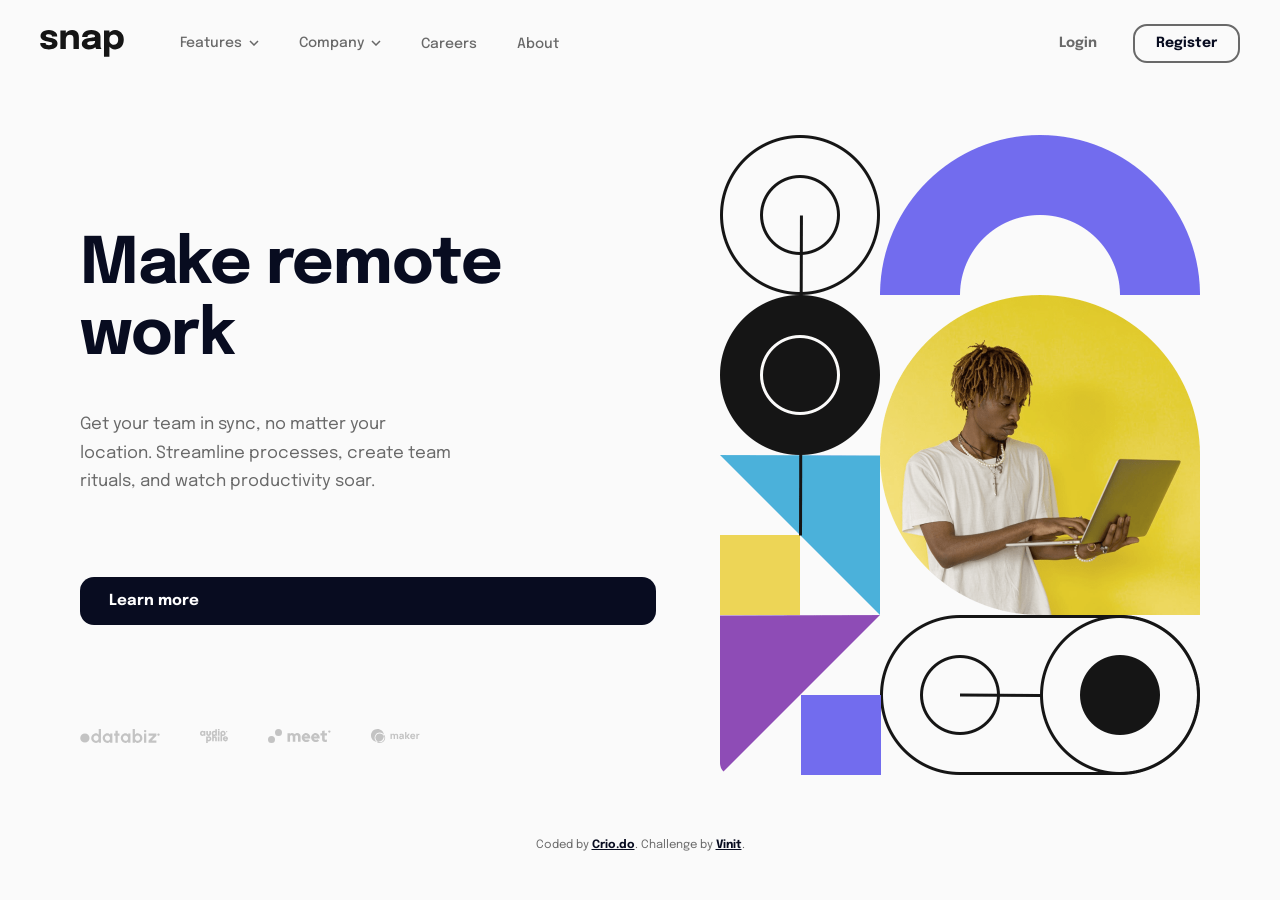
<file: index.html>
<!DOCTYPE html>
<html lang="en">
<head>
  <meta charset="UTF-8" />
  <meta name="viewport" content="width=device-width, initial-scale=1.0" />
  <title>Snap – Make remote work</title>
  <link rel="preconnect" href="https://fonts.googleapis.com" />
  <link rel="preconnect" href="https://fonts.gstatic.com" crossorigin />
  <link href="https://fonts.googleapis.com/css2?family=Epilogue:wght@400;500;700&display=swap" rel="stylesheet" />
  <link rel="stylesheet" href="./styles.css" />
</head>
<body>

  <!-- Overlay for mobile menu -->
  <div class="overlay" id="overlay"></div>

  <!-- HEADER -->
  <header>
    <!-- Logo -->
    <img src="./assets/images/logo.svg" alt="snap's logo" class="logo" />

    <!-- Mobile open-menu toggle -->
    <button class="menu-toggle" id="openMenuBtn" aria-label="Open menu" aria-expanded="false" aria-controls="mainNav">
      <img src="./assets/images/icon-menu.svg" alt="open menu" class="open-menu" />
    </button>

    <!-- Navigation -->
    <nav id="mainNav">
      <!-- Mobile close button -->
      <button class="close-nav-btn" id="closeMenuBtn" aria-label="Close menu">
        <img src="./assets/images/icon-close-menu.svg" alt="close menu" class="close-menu" />
      </button>

      <!-- Nav links -->
      <ul class="nav-links">

        <!-- Features Dropdown -->
        <li class="nav-link" id="featuresNav">
          <button aria-haspopup="true" aria-expanded="false" id="featuresBtn">
            Features
            <img src="./assets/images/icon-arrow-down.svg" alt="" class="arrow-icon arrow-down" aria-hidden="true" />
            <img src="./assets/images/icon-arrow-up.svg" alt="" class="arrow-icon arrow-up" aria-hidden="true" />
          </button>
          <ul class="dropdown-list features-list" role="menu">
            <li class="dropdown-link" role="menuitem">
              <a href="#" aria-label="todo-list">
                <img src="./assets/images/icon-todo.svg" alt="" />
                Todo List
              </a>
            </li>
            <li class="dropdown-link" role="menuitem">
              <a href="#">
                <img src="./assets/images/icon-calendar.svg" alt="" />
                Calendar
              </a>
            </li>
            <li class="dropdown-link" role="menuitem">
              <a href="#">
                <img src="./assets/images/icon-reminders.svg" alt="" />
                Reminders
              </a>
            </li>
            <li class="dropdown-link" role="menuitem">
              <a href="#">
                <img src="./assets/images/icon-planning.svg" alt="" />
                Planning
              </a>
            </li>
          </ul>
        </li>

        <!-- Company Dropdown -->
        <li class="nav-link" id="companyNav">
          <button aria-haspopup="true" aria-expanded="false" id="companyBtn">
            Company
            <img src="./assets/images/icon-arrow-down.svg" alt="" class="arrow-icon arrow-down" aria-hidden="true" />
            <img src="./assets/images/icon-arrow-up.svg" alt="" class="arrow-icon arrow-up" aria-hidden="true" />
          </button>
          <ul class="dropdown-list company-list" role="menu">
            <li class="dropdown-link" role="menuitem"><a href="#">History</a></li>
            <li class="dropdown-link" role="menuitem"><a href="#">Our Team</a></li>
            <li class="dropdown-link" role="menuitem"><a href="#">Blog</a></li>
          </ul>
        </li>

        <!-- Plain links -->
        <li class="plain-link"><a href="#">Careers</a></li>
        <li class="plain-link"><a href="#">About</a></li>

      </ul>

    </nav>

    <!-- Registration buttons — outside nav, hidden on mobile -->
    <div class="registration">
      <button class="btn-login">Login</button>
      <button class="btn-register">Register</button>
    </div>
  </header>

  <!-- MAIN -->
  <main>
    <!-- Hero image -->
    <picture>
      <source srcset="./assets/images/image-hero-desktop.png" media="(min-width: 1024px)" />
      <img
        src="./assets/images/image-hero-mobile.png"
        alt="Snap hero illustration"
      />
    </picture>

    <!-- Hero text -->
    <div class="text-content">
      <h1>Make remote work</h1>
      <p>Get your team in sync, no matter your location. Streamline processes, create team rituals, and watch productivity soar.</p>
      <a href="#" class="btn-learn-more">Learn more</a>

      <!-- Client logos -->
      <div class="clients">
        <img src="./assets/images/client-databiz.svg" alt="Databiz" />
        <img src="./assets/images/client-audiophile.svg" alt="Audiophile" />
        <img src="./assets/images/client-meet.svg" alt="Meet" />
        <img src="./assets/images/client-maker.svg" alt="Maker" />
      </div>
    </div>
  </main>

  <!-- FOOTER -->
  <footer>
    <p class="attribution">
      Coded by <a href="https://crio.do" target="_blank">Crio.do</a>.
      Challenge by <a href="https://github.com/CodeNShipWithVinit" target="_blank">Vinit</a>.
    </p>
  </footer>

  <script src="./script.js"></script>

</body>
</html>
</file>
<file: styles.css>
/* =====================
   CSS RESET & VARIABLES
===================== */
*, *::before, *::after {
  box-sizing: border-box;
  margin: 0;
  padding: 0;
}

:root {
  --almost-white: #fafafa;
  --medium-gray: #696969;
  --almost-black: #080c20;
  --white: #ffffff;
  --nav-link-clr: #696969;
  --nav-hover: #080c20;
  --dropdown-shadow: 0 10px 40px rgba(0,0,0,0.12);
  --border-radius: 14px;
  --transition: 0.22s ease;
}

html, body {
  height: 100%;
}

body {
  font-family: 'Epilogue', sans-serif;
  background-color: var(--almost-white);
  color: var(--almost-black);
  min-height: 100vh;
  overflow-x: hidden;
}

img {
  max-width: 100%;
  display: block;
}

button {
  cursor: pointer;
  font-family: inherit;
  border: none;
  background: none;
}

a {
  text-decoration: none;
  color: inherit;
}

/* =====================
   OVERLAY
   z-index 499 — above page content, but BELOW the mobile nav panel (500)
   so the nav's close button is never covered by the overlay.
===================== */
.overlay {
  position: fixed;
  inset: 0;
  background: rgba(0, 0, 0, 0.5);
  z-index: 499;
  visibility: hidden;
  opacity: 0;
  transition: opacity var(--transition), visibility var(--transition);
  pointer-events: none;
}

/* On mobile, constrain the overlay to only cover the left portion of the screen
   so it never overlaps the nav panel (which is max 280px / 68% from the right).
   This means the overlay sits below the nav's stacking context entirely. */
@media (max-width: 767px) {
  .overlay {
    right: 32%;
  }
}

.overlay.active {
  visibility: visible;
  opacity: 1;
  pointer-events: auto;
}

/* =====================
   HEADER / NAV
   No position/z-index on header — avoids creating a stacking
   context that would trap elements below the overlay.
===================== */
header {
  display: flex;
  align-items: center;
  gap: 3.5rem;
  padding: 1.5rem 2.5rem;
}

img.logo {
  height: 27px;
  width: auto;
  flex-shrink: 0;
}

nav {
  display: flex;
  align-items: center;
  justify-content: space-between;
  flex: 1;
}

.nav-links {
  display: flex;
  align-items: center;
  gap: 2.5rem;
  list-style: none;
}

/* Each .nav-link is the stacking parent for its own dropdown */
.nav-link {
  position: relative;
  z-index: 100;
}

.nav-link > button {
  display: flex;
  align-items: center;
  gap: 0.45rem;
  color: var(--nav-link-clr);
  font-size: 0.875rem;
  font-weight: 500;
  padding: 0.25rem 0;
  transition: color var(--transition);
  white-space: nowrap;
}

.nav-link > button:hover {
  color: var(--nav-hover);
}

.nav-link > button .arrow-icon {
  width: 10px;
  height: 6px;
}

.nav-link > button .arrow-up  { display: none; }
.nav-link > button .arrow-down { display: inline; }

.nav-link.link-open > button .arrow-up  { display: inline; }
.nav-link.link-open > button .arrow-down { display: none; }

/* Plain links */
.plain-link a {
  color: var(--nav-link-clr);
  font-size: 0.875rem;
  font-weight: 500;
  transition: color var(--transition);
}

.plain-link a:hover {
  color: var(--nav-hover);
}

/* =====================
   DROPDOWN
   z-index 200 — above sibling nav items, below overlay
===================== */
.dropdown-list {
  position: absolute;
  top: calc(100% + 1.1rem);
  left: -1rem;
  background: var(--white);
  border-radius: var(--border-radius);
  box-shadow: var(--dropdown-shadow);
  padding: 1.4rem 1.5rem;
  list-style: none;
  min-width: 160px;
  display: none;
  flex-direction: column;
  gap: 0.9rem;
  z-index: 200;
}

.dropdown-list.features-list { min-width: 190px; }
.dropdown-list.company-list  { min-width: 150px; }

.nav-link.link-open .dropdown-list {
  display: flex;
}

.dropdown-link a {
  display: flex;
  align-items: center;
  gap: 0.85rem;
  color: var(--medium-gray);
  font-size: 0.875rem;
  font-weight: 500;
  transition: color var(--transition);
  white-space: nowrap;
}

.dropdown-link a:hover {
  color: var(--nav-hover);
}

.dropdown-link a img {
  width: 14px;
  height: 14px;
  object-fit: contain;
}

/* =====================
   REGISTRATION BUTTONS
===================== */
.registration {
  display: flex;
  align-items: center;
  gap: 1rem;
  margin-left: auto;
}

.registration button {
  font-size: 0.875rem;
  font-weight: 700;
  padding: 0.65rem 1.3rem;
  border-radius: 14px;
  transition: background var(--transition), color var(--transition), border-color var(--transition);
}

.btn-login {
  color: var(--medium-gray);
}

.btn-login:hover {
  color: var(--almost-black);
}

.btn-register {
  color: var(--almost-black);
  border: 2px solid var(--medium-gray);
}

.btn-register:hover {
  color: var(--white);
  background: var(--almost-black);
  border-color: var(--almost-black);
}

/* =====================
   MOBILE MENU TOGGLE (hamburger)
   Hidden on desktop
===================== */
.menu-toggle {
  display: none;
  cursor: pointer;
  margin-left: auto;
  padding: 0.25rem;
  background: none;
  border: none;
}

.menu-toggle img {
  width: 32px;
  height: auto;
}

/* =====================
   CLOSE BUTTON INSIDE NAV
   Hidden on desktop
===================== */
.close-nav-btn {
  position: absolute;
  top: 1.2rem;
  right: 1.5rem;
  background: none;
  border: none;
  cursor: pointer;
  display: none;
}

.close-nav-btn img {
  width: 26px;
  height: 26px;
}

/* =====================
   MAIN / HERO — base (mobile-first)
===================== */
main {
  display: flex;
  flex-direction: column;
}

picture {
  display: block;
  width: 100%;
}

picture img {
  width: 100%;
  height: auto;
  object-fit: cover;
}

.text-content {
  padding: 2.5rem 1.5rem 3rem;
  text-align: center;
}

.text-content h1 {
  font-size: clamp(2.2rem, 5vw, 4.5rem);
  font-weight: 700;
  line-height: 1.1;
  letter-spacing: -0.02em;
  color: var(--almost-black);
  margin-bottom: 1.2rem;
}

.text-content p {
  font-size: 1rem;
  line-height: 1.7;
  color: var(--medium-gray);
  max-width: 38ch;
  margin: 0 auto 2rem;
}

.btn-learn-more {
  display: inline-block;
  background: var(--almost-black);
  color: var(--white);
  font-family: 'Epilogue', sans-serif;
  font-weight: 700;
  font-size: 0.95rem;
  padding: 0.9rem 1.7rem;
  border-radius: 14px;
  border: 2px solid transparent;
  transition: background var(--transition), color var(--transition), border-color var(--transition);
  text-decoration: none;
}

.btn-learn-more:hover {
  background: var(--white);
  color: var(--almost-black);
  border-color: var(--almost-black);
}

/* =====================
   CLIENT LOGOS
===================== */
.clients {
  display: flex;
  align-items: center;
  justify-content: center;
  gap: 1.8rem;
  flex-wrap: wrap;
  margin-top: 2rem;
}

.clients img {
  height: 14px;
  width: auto;
  object-fit: contain;
  opacity: 0.7;
  transition: opacity var(--transition);
}

.clients img:hover {
  opacity: 1;
}

/* =====================
   FOOTER
===================== */
.attribution {
  font-size: 0.72rem;
  text-align: center;
  padding: 1rem;
  color: var(--medium-gray);
}

.attribution a {
  color: var(--almost-black);
  font-weight: 700;
  text-decoration: underline;
}

.attribution a:hover {
  color: var(--medium-gray);
}

/* =====================
   DESKTOP  (>= 768px)
===================== */
@media (min-width: 768px) {
  main {
    flex-direction: row-reverse;
    align-items: center;
    max-width: 1200px;
    margin: 0 auto;
    padding: 3rem 2.5rem;
    gap: 4rem;
  }

  picture {
    flex: 0 0 480px;
    max-width: 480px;
  }

  picture img {
    border-radius: 12px;
  }

  .text-content {
    flex: 1;
    text-align: left;
    padding: 4rem 0 0;
    display: flex;
    flex-direction: column;
    gap: 2.5rem;
  }

  .text-content h1 { margin-bottom: 0; }

  .text-content p {
    margin: 0 0 2.5rem;
    font-size: 1.05rem;
  }

  .clients {
    justify-content: flex-start;
    gap: 2.5rem;
    margin-top: 4rem;
  }
}

/* =====================
   MOBILE  (< 768px)
   Nav panel slides in from the right.
   z-index 500: above page content, but BELOW overlay (999)
   so the overlay correctly covers and dims the nav panel.
===================== */
@media (max-width: 767px) {
  header {
    padding: 1.2rem 1.5rem;
    gap: 0;
  }

  .menu-toggle {
    display: block;
  }

  .close-nav-btn {
    display: block;
  }

  nav {
    position: fixed;
    top: 0;
    right: -100%;
    width: 68%;
    max-width: 280px;
    height: 100%;
    background: var(--white);
    flex-direction: column;
    align-items: flex-start;
    justify-content: flex-start;
    padding: 5rem 1.5rem 2rem;
    gap: 2rem;
    z-index: 500;
    transition: right 0.3s ease;
    box-shadow: -10px 0 40px rgba(0, 0, 0, 0.08);
    overflow-y: auto;
  }

  nav.open {
    right: 0;
  }

  .nav-links {
    flex-direction: column;
    align-items: flex-start;
    gap: 1.2rem;
    width: 100%;
  }

  .nav-link {
    width: 100%;
  }

  .nav-link > button {
    font-size: 1rem;
  }

  /* In mobile panel, dropdowns are in-flow (not absolute) */
  .dropdown-list {
    position: static;
    box-shadow: none;
    padding: 1rem 0 0 1.2rem;
    display: none;
    gap: 0.85rem;
    z-index: auto;
  }

  .nav-link.link-open .dropdown-list {
    display: flex;
  }

  /* Registration buttons are in the header, not the nav panel — hide on mobile */
  .registration {
    display: none;
  }

  .plain-link a {
    font-size: 1rem;
  }
}
</file>
